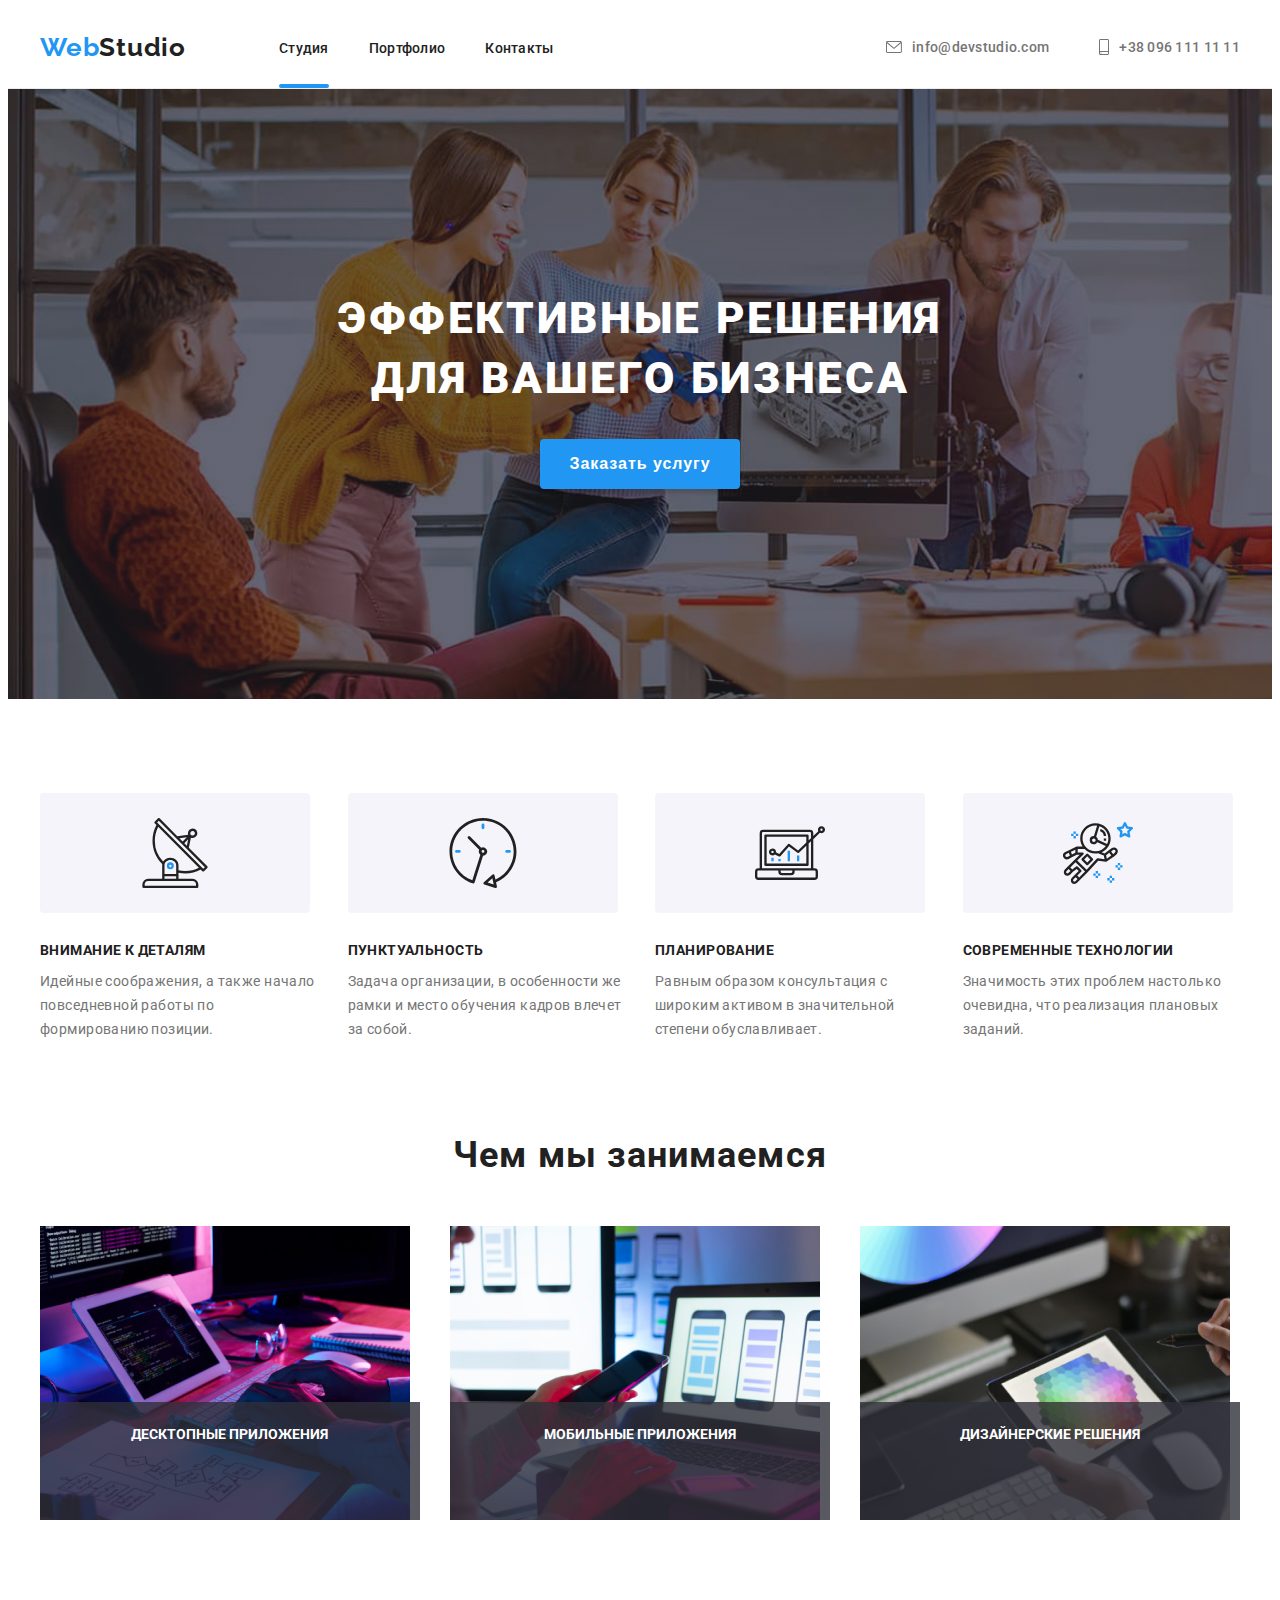
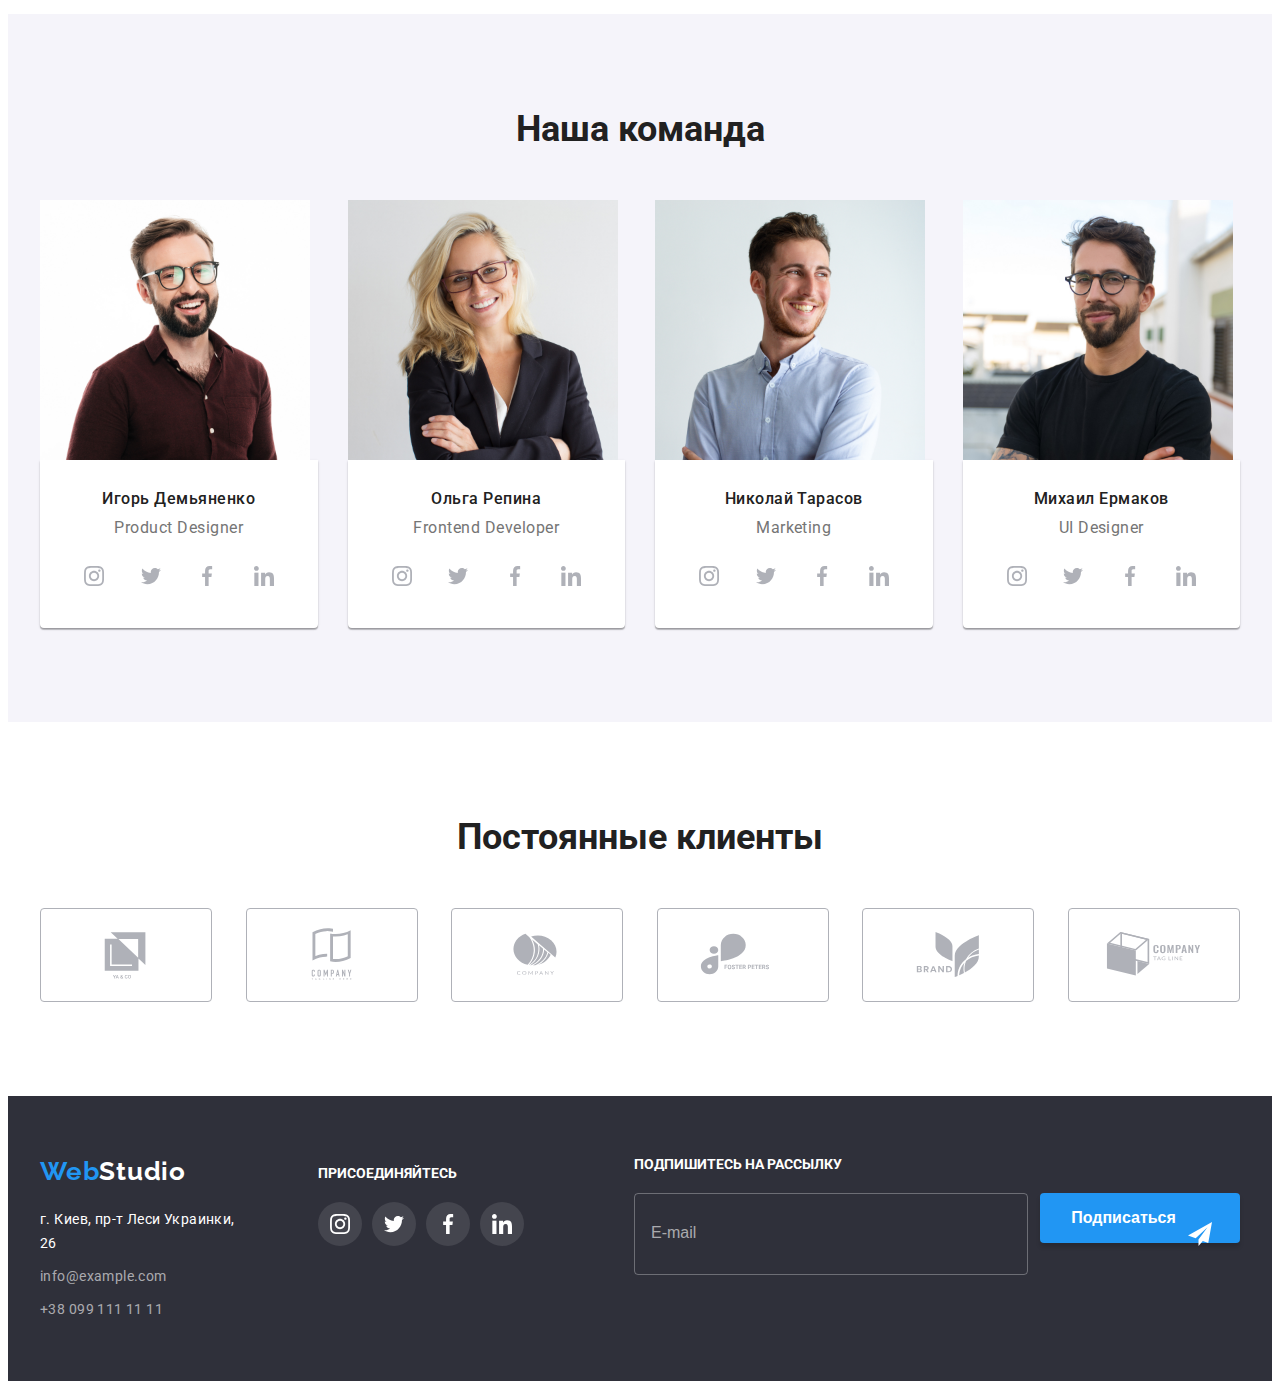
<file: index.html>
<!DOCTYPE html>
<html lang="ru">
<head>
    <meta charset="UTF-8">
    <meta http-equiv="X-UA-Compatible" content="IE=edge">
    <meta name="viewport" content="width=device-width, initial-scale=1.0">
    <title lang="en">WebStudio</title>
    <link rel="stylesheet" href="https://cdnjs.cloudflare.com/ajax/libs/modern-normalize/1.0.0/modern-normalize.min.css"
        integrity="sha512-ISS7cAi1PEhQ8jnbJpJZMd29NlhNj4AWYyLOSp2CE/CsHxTCu+r+t0D2yoJudVrd0/8fTVPUVDzY5Tvli75u/g=="
        crossorigin="anonymous" referrerpolicy="no-referrer" />
    <link rel="preconnect" href="https://fonts.gstatic.com">
    <link href="https://fonts.googleapis.com/css2?family=Raleway:wght@700&family=Roboto:wght@400;500;700;900&display=swap"
        rel="stylesheet">
    <link rel="stylesheet" href="./css/main.min.css">
    

</head>
<body>
    <!-- HEADER -->
    <header class="header">
        <div class="container header-container">
            <nav class="navigation">
                <a class="header__logo-link link" href="index.html" lang="en"><span class="logo-style">Web</span>Studio</a>
                <ul class="menu list">
                    <li class="menu__item">
                        <a class="menu__link link active" href="index.html">Студия</a>
                    </li>
                    <li class="menu__item">
                        <a class="menu__link link" href="portfolio.html">Портфолио</a>
                    </li>
                    <li class="menu__item">
                        <a class="menu__link link" href="">Контакты</a>
                    </li>
                </ul>
            </nav>
            <ul class="contact">
                <li class="contact__item list mail-icon">
                    <a class="contact__mail-link link" href="mailto:info@devstudio.com">
                        <svg class="contact__mail-icon">
                            <use href="./images/svg/symbol-defs-icon.svg#icon-envelope"></use>
                        </svg>
                        <p class="contat__abzac">info@devstudio.com</p>
                    </a>
                </li>
    
                <li class="contact__item list">
                    <a class="contact__tell-link link" href="tel:+380961111111">
                        <svg class="contact__tell-icon">
                            <use href="./images/svg/symbol-defs-icon.svg#icon-smartphone"></use>
                        </svg>
                        <p class="contact__abzac">+38 096 111 11 11</p>
                    </a>
                </li>
            </ul>
        </div>
    </header>
    <main>
        <!-- HERO -->
     <section class="hero">
            <h1 class="hero__title">Эффективные решения<br> для вашего бизнеса</h1>
            <button  class="modal__btn" type="button" data-modal-open>Заказать услугу</button>
    </section>
        <!-- WORK -->
     <section class="priorities section">
         <div class="container">
            <ul class="priorities-list">
                <li class="priorities-list__item list">
                    <div class="priorities-list__block">
                    <svg class="priorities-list__block-icon">
                        <use href="./images/svg/symbol-defs.svg#icon-antenna"></use>
                    </svg>
                    </div>
                    <h3 class="priorities-list__tittle">Внимание к деталям</h3>
                    <p class="priorities-list__tittle-description">Идейные соображения, а также начало повседневной работы по формированию позиции.</p>
                </li>
                <li class="priorities-list__item list">
                    <div class="priorities-list__block">
                    <svg class="priorities-list__block-icon">
                        <use href="./images/svg/symbol-defs.svg#icon-clock"></use>
                    </svg>
                    </div>
                    <h3 class="priorities-list__tittle">Пунктуальность</h3>
                    <p class="priorities-list__tittle-description">Задача организации, в особенности же рамки и место обучения кадров влечет за собой.</p>
                </li>
                <li class="priorities-list__item list">
                    <div class="priorities-list__block">
                    <svg class="priorities-list__block-icon">
                        <use href="./images/svg/symbol-defs.svg#icon-diagram"></use>
                    </svg>
                    </div>
                    <h3 class="priorities-list__tittle">Планирование</h3>
                    <p class="priorities-list__tittle-description">Равным образом консультация с широким активом в значительной степени обуславливает.</p>
                </li>
                <li class="priorities-list__item list">
                    <div class="priorities-list__block">
                    <svg class="priorities-list__block-icon">
                        <use href="./images/svg/symbol-defs.svg#icon-astronaut"></use>
                    </svg>
                    </div>
                    <h3 class="priorities-list__tittle">Современные технологии</h3>
                    <p class="priorities-list__tittle-description">Значимость этих проблем настолько очевидна, что реализация плановых заданий.</p>
                </li>
            </ul>
        </div>
     </section>
    <section class="priorities-work work-section">
        <div class="container">
            <h2 class="priorities-work-title">Чем мы занимаемся</h2>
            <ul class="priorities-work-list">

                <li class="priorities-work-list__item list"><img class="priorities-work-list-img" src="./images/our-work/img.jpg" alt="программист работает" width="370" height="294">
                    <p class="priorities-work-list__item-abzac">Десктопные приложения</p>
                </li>

                <li class="priorities-work-list__item list"><img class="priorities-work-list-img" src="./images/our-work/img2.jpg" alt="разработчик адаптирует сайт" width="370" height="294">
                <p class="priorities-work-list__item-abzac">Мобильные приложения</p>
                </li>
                <li class="priorities-work-list__item list"><img class="priorities-work-list-img" src="./images/our-work/img3.jpg" alt="дизайнер выбирает цвет" width="370" height="294">
                <p class="priorities-work-list__item-abzac">Дизайнерские решения</p>
                </li>
                
            </ul>
        </div> 
    </section>
        <!-- TEAM -->
    <section class="team section">
        <div class="container">
            <h2 class="team-title">Наша команда</h2>
            <ul class="team-list">
                <li class="team-list__item list">
                    <img class="team-list-item-img" src="./images/about-us/img.jpg" alt="Игорь Демьяненко Дизайнер продуктов" width="270" height="260">
                    <div class="team-list-convert">
                    <h3 class="team-list-convert__title">Игорь Демьяненко</h3>
                    <p class="team-list-convert__description">Product Designer</p>
                    <ul class="social-list list">
                        <li class="social-list__item">
                            <a href="https://www.instagram.com/?hl=ru" class="social-list__item-link link" target="_blank" rel="noopener noreferrer">
                            <svg class="social-list-icon">
                                <use href="./images/svg/symbol-defs-icon.svg#icon-instagram-2"></use>
                            </svg>
                        </a></li>

                        <li class="social-list__item">
                            <a href="https://twitter.com/?lang=ru" class="social-list__item-link link" target="_blank" rel="noopener noreferrer">
                                <svg class="social-list-icon">
                                    <use href="./images/svg/symbol-defs-icon.svg#icon-twitter-1"></use>
                                </svg>
                            </a>
                        </li>

                        <li class="social-list__item">
                            <a href="https://www.facebook.com/" class="social-list__item-link link" target="_blank" rel="noopener noreferrer">
                                <svg class="social-list-icon">
                                    <use href="./images/svg/symbol-defs-icon.svg#icon-facebook-1"></use>
                                </svg>
                            </a>
                        </li>

                        <li class="social-list__item">
                            <a href="https://www.linkedin.com/" class="social-list__item-link link" target="_blank" rel="noopener noreferrer">
                                <svg class="social-list-icon">
                                    <use href="./images/svg/symbol-defs-icon.svg#icon-linkedin-1"></use>
                                </svg>
                            </a>
                        </li>
                    </ul>
                    </div>
                </li>
                <li class="team-list__item list">
                    <img class="team-list-item-img" src="./images/about-us/img2.jpg" alt="Ольга Репина Фронтенд-разработчик" width="270" height="260">
                    <div class="team-list-convert">
                    <h3 class="team-list-convert__title">Ольга Репина</h3>
                    <p class="team-list-convert__description">Frontend Developer</p>
                    <ul class="social-list list">
                        <li class="social-list__item">
                            <a href="https://www.instagram.com/?hl=ru" class="social-list__item-link link" target="_blank" rel="noopener noreferrer">
                                <svg class="social-list-icon">
                                    <use href="./images/svg/symbol-defs-icon.svg#icon-instagram-2"></use>
                                </svg>
                            </a>
                        </li>
                    
                        <li class="social-list__item">
                            <a href="https://twitter.com/?lang=ru" class="social-list__item-link link" target="_blank" rel="noopener noreferrer">
                                <svg class="social-list-icon">
                                    <use href="./images/svg/symbol-defs-icon.svg#icon-twitter-1"></use>
                                </svg>
                            </a>
                        </li>
                    
                        <li class="social-list__item">
                            <a href="https://www.facebook.com/" class="social-list__item-link link" target="_blank" rel="noopener noreferrer">
                                <svg class="social-list-icon">
                                    <use href="./images/svg/symbol-defs-icon.svg#icon-facebook-1"></use>
                                </svg>
                            </a>
                        </li>
                    
                        <li class="social-list__item">
                            <a href="https://www.linkedin.com/" class="social-list__item-link link" target="_blank" rel="noopener noreferrer">
                                <svg class="social-list-icon">
                                    <use href="./images/svg/symbol-defs-icon.svg#icon-linkedin-1"></use>
                                </svg>
                            </a>
                        </li>
                    </ul>
                </div>
                </li>
                <li class="team-list__item list">
                    <img class="team-list-item-img" src="./images/about-us/img3.jpg" alt="Николай Тарасов Маркетинг" width="270" height="260">
                    <div class="team-list-convert">
                    <h3 class="team-list-convert__title">Николай Тарасов</h3>
                    <p class="team-list-convert__description">Marketing</p>
                    <ul class="social-list list">
                        <li class="social-list__item">
                            <a href="https://www.instagram.com/?hl=ru" class="social-list__item-link link" target="_blank" rel="noopener noreferrer">
                                <svg class="social-list-icon">
                                    <use href="./images/svg/symbol-defs-icon.svg#icon-instagram-2"></use>
                                </svg>
                            </a>
                        </li>
                    
                        <li class="social-list__item">
                            <a href="https://twitter.com/?lang=ru" class="social-list__item-link link" target="_blank" rel="noopener noreferrer">
                                <svg class="social-list-icon">
                                    <use href="./images/svg/symbol-defs-icon.svg#icon-twitter-1"></use>
                                </svg>
                            </a>
                        </li>
                    
                        <li class="social-list__item">
                            <a href="https://www.facebook.com/" class="social-list__item-link link" target="_blank" rel="noopener noreferrer">
                                <svg class="social-list-icon">
                                    <use href="./images/svg/symbol-defs-icon.svg#icon-facebook-1"></use>
                                </svg>
                            </a>
                        </li>
                    
                        <li class="social-list__item">
                            <a href="https://www.linkedin.com/" class="social-list__item-link link" target="_blank" rel="noopener noreferrer">
                                <svg class="social-list-icon">
                                    <use href="./images/svg/symbol-defs-icon.svg#icon-linkedin-1"></use>
                                </svg>
                            </a>
                        </li>
                    </ul>
                    </div>
                </li>
                <li class="team-list__item list">
                    <img class="team-list-item-img" src="./images/about-us/img4.jpg" alt="Михаил Ермаков дизайнер интерфейсов" width="270" height="260">
                    <div class="team-list-convert">
                    <h3 class="team-list-convert__title">Михаил Ермаков</h3>
                    <p class="team-list-convert__description">UI Designer</p>
                    <ul class="social-list list">
                        <li class="social-list__item">
                            <a href="https://www.instagram.com/?hl=ru" class="social-list__item-link link" target="_blank" rel="noopener noreferrer">
                                <svg class="social-list-icon">
                                    <use href="./images/svg/symbol-defs-icon.svg#icon-instagram-2"></use>
                                </svg>
                            </a>
                        </li>
                    
                        <li class="social-list__item">
                            <a href="https://twitter.com/?lang=ru" class="social-list__item-link link" target="_blank" rel="noopener noreferrer">
                                <svg class="social-list-icon">
                                    <use href="./images/svg/symbol-defs-icon.svg#icon-twitter-1"></use>
                                </svg>
                            </a>
                        </li>
                    
                        <li class="social-list__item" target="_blank" rel="noopener noreferrer">
                            <a href="https://www.facebook.com/" class="social-list__item-link link">
                                <svg class="social-list-icon">
                                    <use href="./images/svg/symbol-defs-icon.svg#icon-facebook-1"></use>
                                </svg>
                            </a>
                        </li>
                    
                        <li class="social-list__item">
                            <a href="https://www.linkedin.com/" class="social-list__item-link link" target="_blank" rel="noopener noreferrer">
                                <svg class="social-list-icon">
                                    <use href="./images/svg/symbol-defs-icon.svg#icon-linkedin-1"></use>
                                </svg>
                            </a>
                        </li>
                    </ul>
                    </div>
                </li>
            </ul>
        </div>
    </section>
    <section class="clients section">
        <div class="container">
            <h2 class="clients-title">Постоянные клиенты</h2>
            <ul class="clients-list list">
                <li class="clients-list__item">
                    <a href="#" class="clients-list__item-link" target="_blank" rel="noopener noreferrer">
                        <svg class="clients-list-item-icon">
                            <use  href="./images/svg/clients-icon.svg#icon-logo"></use>
                        </svg>
                    </a>
                </li>

                <li class="clients-list__item">
                    <a href="#" class="clients-list__item-link" target="_blank" rel="noopener noreferrer">
                        <svg class="clients-list-item-icon">
                            <use href="./images/svg/clients-icon.svg#icon-logo-1"></use>
                        </svg>
                    </a>
                </li>
                <li class="clients-list__item">
                    <a href="#" class="clients-list__item-link" target="_blank" rel="noopener noreferrer">
                        <svg class="clients-list-item-icon">
                            <use href="./images/svg/clients-icon.svg#icon-logo-2"></use>
                        </svg>
                    </a>
                </li>
                <li class="clients-list__item">
                    <a href="#" class="clients-list__item-link" target="_blank" rel="noopener noreferrer">
                        <svg class="clients-list-item-icon">
                            <use href="./images/svg/clients-icon.svg#icon-logo-3"></use>
                        </svg>
                    </a>
                </li>
                <li class="clients-list__item">
                    <a href="#" class="clients-list__item-link" target="_blank" rel="noopener noreferrer">
                        <svg class="clients-list-item-icon">
                            <use href="./images/svg/clients-icon.svg#icon-logo-4"></use>
                        </svg>
                    </a>
                </li>
                <li class="clients-list__item">
                    <a href="#" class="clients-list__item-link" target="_blank" rel="noopener noreferrer">
                        <svg class="clients-list-item-icon">
                            <use href="./images/svg/clients-icon.svg#icon-logo-5"></use>
                        </svg>
                    </a>
                </li>
            </ul>
        </div>
    </section>    
     </main>
        <!-- FOOTER -->
     <footer class="footer">
        <div class="container footer-container">
            <div class="footer-container-left">
                <a class="footer__logo-link" href="index.html" lang="en"><span class="logo-style">Web</span>Studio</a>
                <address class="address">
                    <ul class="address-list">
                        <li class="address-list__item">
                            <a class="address-list__item-link address-style" href="https://goo.gl/maps/DZCTeNVSfBFWCHA46" target="_blank" rel="noopener noreferrer">г. Киев, пр-т Леси Украинки, 26</a></li>
                        <li class="address-list__item">
                            <a class="address-list__item-link" href="mailto:info@example.com">info@example.com</a>
                         </li>
                        <li class="address-list__item">
                            <a class="address-list__item-link" href="tel:+380991111111">+38 099 111 11 11</a>
                         </li>
                    </ul>
                </address>
            </div>
            <div class="footer-container-right">
                <h2 class="footer-container-righ-title">присоединяйтесь</h2>
                <ul class="social-list list">
                    <li class="social-list__item footer-social-list-item">
                        <a href="https://www.instagram.com/?hl=ru" class="social-list__item-link link footer-social-link" target="_blank" rel="noopener noreferrer">
                          <svg class="social-list-icon footer-social-list-icon">
                               <use href="./images/svg/symbol-defs-icon.svg#icon-instagram-2"></use>
                            </svg>
                        </a>
                    </li>
            
                    <li class="social-list__item footer-social-list-item">
                        <a href="https://twitter.com/?lang=ru" class="social-list__item-link link footer-social-link" target="_blank" rel="noopener noreferrer">
                         <svg class="social-list-icon footer-social-list-icon">
                                <use href="./images/svg/symbol-defs-icon.svg#icon-twitter-1"></use>
                            </svg>
                        </a>
                    </li>
            
                    <li class="social-list__item footer-social-list-item">
                        <a href="https://www.facebook.com/" class="social-list__item-link link footer-social-link" target="_blank" rel="noopener noreferrer">
                            <svg class="social-list-icon footer-social-list-icon">
                               <use href="./images/svg/symbol-defs-icon.svg#icon-facebook-1"></use>
                         </svg>
                        </a>
                    </li>
            
                    <li class="social-list__item footer-social-list-item">
                        <a href="https://www.linkedin.com/" class="social-list__item-link link footer-social-link" target="_blank" rel="noopener noreferrer">
                            <svg class="social-list-icon footer-social-list-icon">
                                <use href="./images/svg/symbol-defs-icon.svg#icon-linkedin-1"></use>
                            </svg>
                        </a>
                    </li>
                </ul>
            </div>
            <div class="footer-input">
                <h3 class="footer-input-tittle">Подпишитесь на рассылку</h3>
                <ul class="footer-input-list list">
                    <li class="footer-input-list__item">
                        <input  class="footer-input-email-subscribe" name="email-subscribe" type="email" placeholder="E-mail">
                    </li>
                    <li class="footer-input-list__item">
                        <button type="submit" class="footer-input-list-item-btn">Подписаться</button>
                    </li>
                </ul>
            </div>
        </div>
    </footer>

            <div class="backdrop is-hidden" data-modal>
                <div class="modal">
                    <button type="button" class="modal-close-btn" data-modal-close>
                        <svg class="modal-close-btn-icon">
                            <use  href="./images/svg/symbol-defs-icon.svg#icon-vector"></use>
                        </svg>
                    </button>
                    <form action="#" class="modal-form">
                        <p class="modal-form-head">Оставьте свои данные, мы вам перезвоним</p>
                        <label class="modal-form-field">
                            Имя
                            <span class="modal-form-input-wrapper">
                            <input type="text" class="modal-form-input" name="user-name" minlength="2" required>
                            <svg class="modal-form-input-icon">
                                <use href="./images/svg/symbol-defs-icon.svg#icon-user"></use>
                            </svg>
                        </span>
                        </label>
                        <label class="modal-form-field">
                            Телефон
                            <span class="modal-form-input-wrapper">
                            <input type="tell" class="modal-form-input" name="user-phone" required pattern="[0-9](3)-[0-9](3)-[0-9](2)-[0-9](2)" title="096-111-11-11">
                            <svg class="modal-form-input-icon">
                                <use href="./images/svg/symbol-defs-icon.svg#icon-phone"></use>
                            </svg>
                        </span>
                        </label>
                        <label class="modal-form-field">
                            Почта
                            <span class="modal-form-input-wrapper">
                            <input type="email" class="modal-form-input" name="user-email" required>
                            <svg class="modal-form-input-icon">
                                <use href="./images/svg/symbol-defs-icon.svg#icon-message"></use>
                            </svg>
                        </span>
                        </label>
                        <label class="modal-form-field">
                            Комментарий
                            <textarea name="user-message" class="modal-form-message" placeholder="Введите текст"></textarea>
                        </label>
                        <input type="checkbox" name="user-policy" class="modal-form-checkbox visually-hidden-checkbox" id="checkbox-policy" required>
                        <label for="checkbox-policy" class="modal-form-checkbox-policy">Соглашаюсь с рассылкой и принимаю <a class="modal-form-policy-link" href="#">Условия договора</a></label>
                        <button type="submit" class="modal-form-btn">Отправить</button>
                    </form>
                </div>
            </div>
             <script src="./js/modal.js"></script> 
</body>
</html>
</file>
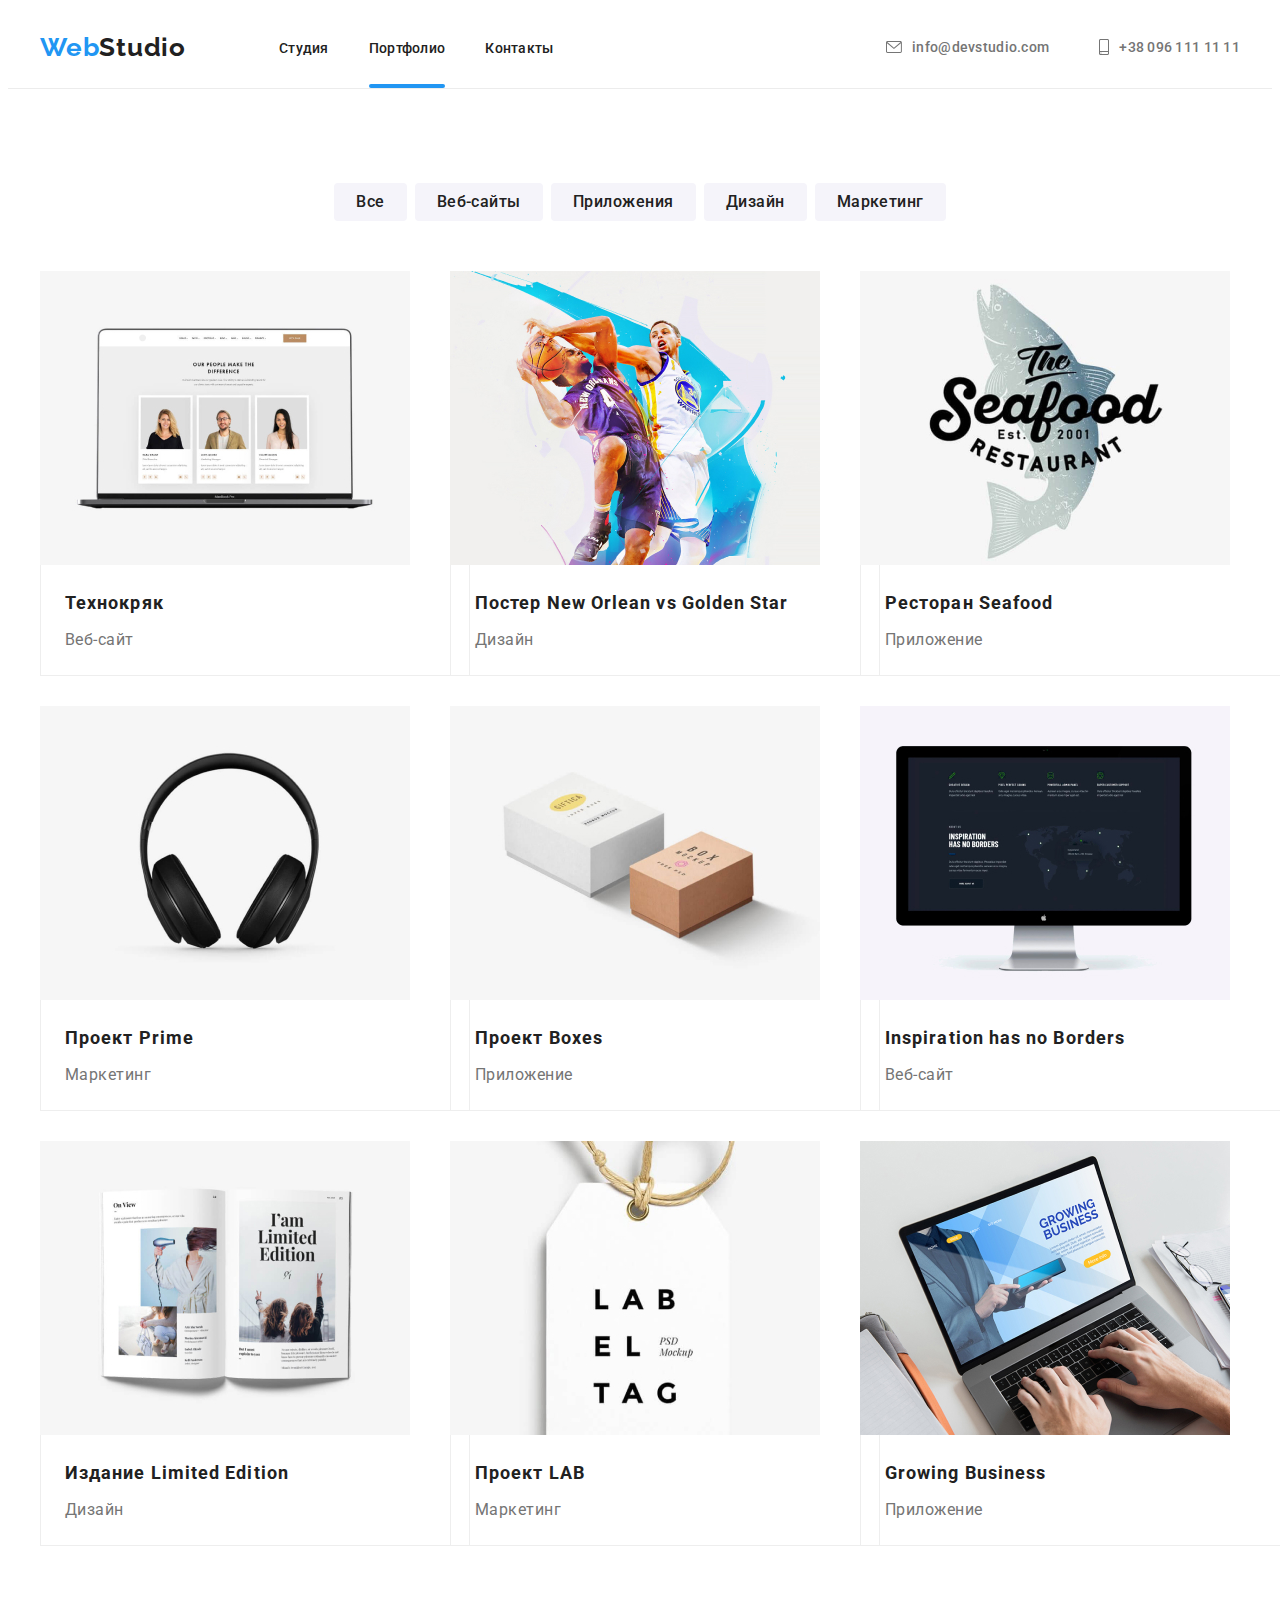
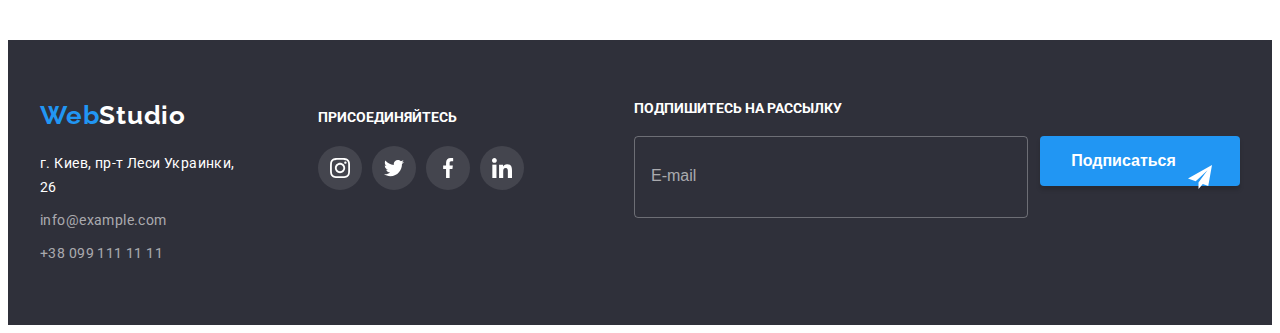
<file: portfolio.html>
<!DOCTYPE html>
<html lang="ru">
<head>
    <meta charset="UTF-8">
    <meta http-equiv="X-UA-Compatible" content="IE=edge">
    <meta name="viewport" content="width=device-width, initial-scale=1.0">
    <title lang="en">WebStudio</title>
    <link rel="stylesheet" href="https://cdnjs.cloudflare.com/ajax/libs/modern-normalize/1.0.0/modern-normalize.min.css"
        integrity="sha512-ISS7cAi1PEhQ8jnbJpJZMd29NlhNj4AWYyLOSp2CE/CsHxTCu+r+t0D2yoJudVrd0/8fTVPUVDzY5Tvli75u/g=="
        crossorigin="anonymous" referrerpolicy="no-referrer" />
    <link rel="preconnect" href="https://fonts.gstatic.com">
    <link
        href="https://fonts.googleapis.com/css2?family=Raleway:wght@700&family=Roboto:wght@400;500;700;900&display=swap"
        rel="stylesheet">
    <link rel="stylesheet" href="./css/main.min.css">

</head>

<body>
    <!-- HEADER -->
    <header class="header">
        <div class="container header-container">
            <nav class="navigation">
                <a class="header__logo-link link" href="index.html" lang="en"><span class="logo-style">Web</span>Studio</a>
                <ul class="menu list">
                    <li class="menu__item">
                        <a class="menu__link link" href="index.html">Студия</a>
                    </li>
                    <li class="menu__item">
                        <a class="menu__link link  active" href="portfolio.html">Портфолио</a>
                    </li>
                    <li class="menu__item">
                        <a class="menu__link link" href="">Контакты</a>
                    </li>
                </ul>
            </nav>
            <ul class="contact">
                <li class="contact__item list mail-icon">
                    <a class="contact__mail-link link" href="mailto:info@devstudio.com">
                        <svg class="contact__mail-icon">
                            <use href="./images/svg/symbol-defs-icon.svg#icon-envelope"></use>
                        </svg>
                        <p class="contat__abzac">info@devstudio.com</p>
                    </a>
                </li>
    
                <li class="contact__item list">
                    <a class="contact__tell-link link" href="tel:+380961111111">
                        <svg class="contact__tell-icon">
                            <use href="./images/svg/symbol-defs-icon.svg#icon-smartphone"></use>
                        </svg>
                        <p class="contact__abzac">+38 096 111 11 11</p>
                    </a>
                </li>
            </ul>
        </div>
    </header>
    <main>
        <section class="portfolio section">
            <div class="container">
             <h1 class="portfolio-title visually-hidden">portfolio</h1>
                 
             <ul class="portfolio-list">
                 <li class="portfolio-list__item"><button class="portfolio-list__item-btn" type="button">Все</button></li>
                 <li class="portfolio-list__item"><button class="portfolio-list__item-btn" type="button">Веб-сайты</button></li>
                 <li class="portfolio-list__item"><button class="portfolio-list__item-btn" type="button">Приложения</button></li>
                 <li class="portfolio-list__item"><button class="portfolio-list__item-btn" type="button">Дизайн</button></li>
                 <li class="portfolio-list__item"><button class="portfolio-list__item-btn" type="button">Маркетинг</button></li>
             </ul>
             
             <ul class="portfolio-listwork">
                <li class="portfolio-listwork__item">
                    <a class="portfolio-listwork__item-link" href="#" target="_blank" rel="noopener noreferrer">
                        <div class="portfolio-wrapper">
                        <img class="portfolio-wrapper__img" src="./images/portfolio/page-1.jpg" alt="Изображение ноутбука" width="370" height="294">
                        <p class="overlay">Технокряк это современная площадка распространения коронавируса. Компании используют эту платформу
                            для цифрового шпионажа и атак на защищённые сервера конкурентов.
                        </p>
                        </div>
                        <div class="portfolio-listwork__convert">
                        <h2 class="portfolio-listwork__convert-title">Технокряк</h2>
                        <p class="portfolio-listwork__convert-description">Веб-сайт</p>
                        </div>
                    </a>
                </li>

                <li class="portfolio-listwork__item">
                        <a class="portfolio-listwork__item-link" href="#" target="_blank" rel="noopener noreferrer">
                            <div class="portfolio-wrapper">
                                <img class="portfolio-wrapper__img" src="./images/portfolio/page-2.jpg" alt="Два игрока играют в баскетбол"
                                    width="370" height="294">
                                <p class="overlay">Технокряк это современная площадка распространения коронавируса. Компании используют эту
                                    платформу
                                    для цифрового шпионажа и атак на защищённые сервера конкурентов.
                                </p>
                            </div>
                            <div class="portfolio-listwork__convert">
                                <h2 class="portfolio-listwork__convert-title">Постер New Orlean vs Golden Star</h2>
                                <p class="portfolio-listwork__convert-description">Дизайн</p>
                            </div>
                        </a>
                </li>

                <li class="portfolio-listwork__item">
                    <a class="portfolio-listwork__item-link" href="#" target="_blank" rel="noopener noreferrer">
                        <div class="portfolio-wrapper">
                        <img class="portfolio-wrapper__img" src="./images/portfolio/page-3.jpg" alt="изобрадение торговой марки" width="370" height="294">
                        <p class="overlay">Технокряк это современная площадка распространения коронавируса. Компании используют эту платформу
                            для цифрового шпионажа и атак на защищённые сервера конкурентов.
                        </p>
                        </div>
                        <div class="portfolio-listwork__convert">
                        <h2 class="portfolio-listwork__convert-title">Ресторан Seafood</h2>
                        <p class="portfolio-listwork__convert-description">Приложение</p>
                        </div>
                    </a>
                </li>

                <li class="portfolio-listwork__item">
                    <a class="portfolio-listwork__item-link" href="#" target="_blank" rel="noopener noreferrer">
                        <div class="portfolio-wrapper">
                        <img class="portfolio-wrapper__img" src="./images/portfolio/page-4.jpg" alt="изображение наушников" width="370" height="294">
                        <p class="overlay">Технокряк это современная площадка распространения коронавируса. Компании используют эту платформу
                            для цифрового шпионажа и атак на защищённые сервера конкурентов.
                        </p>
                        </div>
                        <div class="portfolio-listwork__convert">
                        <h2 class="portfolio-listwork__convert-title">Проект Prime</h2>
                        <p class="portfolio-listwork__convert-description">Маркетинг</p>
                        </div>
                    </a>
                </li>

                <li class="portfolio-listwork__item">
                    <a class="portfolio-listwork__item-link" href="#" target="_blank" rel="noopener noreferrer">
                        <div class="portfolio-wrapper">
                        <img class="portfolio-wrapper__img" src="./images/portfolio/page-5.jpg" alt="изображение двух коробок" width="370" height="294">
                        <p class="overlay">Технокряк это современная площадка распространения коронавируса. Компании используют эту платформу
                            для цифрового шпионажа и атак на защищённые сервера конкурентов.
                        </p>
                        </div>
                        <div class="portfolio-listwork__convert">
                        <h2 class="portfolio-listwork__convert-title">Проект Boxes</h2>
                        <p class="portfolio-listwork__convert-description">Приложение</p>
                        </div>
                    </a>
                </li>

                <li class="portfolio-listwork__item">
                    <a class="portfolio-listwork__item-link" href="#" target="_blank" rel="noopener noreferrer">
                        <div class="portfolio-wrapper">
                        <img class="portfolio-wrapper__img" src="./images/portfolio/page-6.jpg" alt="изображение настольного компьютера" width="370" height="294">
                        <p class="overlay">Технокряк это современная площадка распространения коронавируса. Компании используют эту платформу
                            для цифрового шпионажа и атак на защищённые сервера конкурентов.
                        </p>
                        </div>
                        <div class="portfolio-listwork__convert">
                        <h2 class="portfolio-listwork__convert-title">Inspiration has no Borders</h2>
                        <p class="portfolio-listwork__convert-description">Веб-сайт</p>
                        </div>
                    </a>
                </li>

                <li class="portfolio-listwork__item">
                    <a class="portfolio-listwork__item-link" href="#" target="_blank" rel="noopener noreferrer">
                        <div class="portfolio-wrapper">
                        <img class="portfolio-wrapper__img" src="./images/portfolio/page-7.jpg" alt="изображение журанала" width="370" height="294">
                        <p class="overlay">Технокряк это современная площадка распространения коронавируса. Компании используют эту платформу
                            для цифрового шпионажа и атак на защищённые сервера конкурентов.
                        </p>
                        </div>
                        <div class="portfolio-listwork__convert">
                        <h2 class="portfolio-listwork__convert-title">Издание Limited Edition</h2>
                        <p class="portfolio-listwork__convert-description">Дизайн</p>
                        </div>
                    </a>
                </li>

                <li class="portfolio-listwork__item">
                    <a class="portfolio-listwork__item-link" href="#" target="_blank" rel="noopener noreferrer">
                        <div class="portfolio-wrapper">
                        <img class="portfolio-wrapper__img" src="./images/portfolio/page-8.jpg" alt="изображение бейджика" width="370" height="294">
                        <p class="overlay">Технокряк это современная площадка распространения коронавируса. Компании используют эту платформу
                            для цифрового шпионажа и атак на защищённые сервера конкурентов.
                        </p>
                        </div>
                        <div class="portfolio-listwork__convert">
                        <h2 class="portfolio-listwork__convert-title">Проект LAB</h2>
                        <p class="portfolio-listwork__convert-description">Маркетинг</p>
                        </div>
                    </a>
                </li>

                <li class="portfolio-listwork__item">
                    <a class="portfolio-listwork__item-link" href="#" target="_blank" rel="noopener noreferrer">
                        <div class="portfolio-wrapper">
                        <img class="portfolio-wrapper__img" src="./images/portfolio/page-9.jpg" alt="изображение челокера работающего за ноутбуком" width="370" height="294">
                        <p class="overlay">Технокряк это современная площадка распространения коронавируса. Компании используют эту платформу
                            для цифрового шпионажа и атак на защищённые сервера конкурентов.
                        </p>
                        </div>
                        <div class="portfolio-listwork__convert">
                        <h2 class="portfolio-listwork__convert-title">Growing Business</h2>
                        <p class="portfolio-listwork__convert-description">Приложение</p>
                        </div>
                    </a>
                </li>
             </ul>
            </div>
        </section>
    </main>
    <!-- FOOTER -->
<footer class="footer">
    <div class="container footer-container">
        <div class="footer-container-left">
            <a class="footer__logo-link" href="index.html" lang="en"><span class="logo-style">Web</span>Studio</a>
            <address class="address">
                <ul class="address-list">
                    <li class="address-list__item">
                        <a class="address-list__item-link address-style" href="https://goo.gl/maps/DZCTeNVSfBFWCHA46"
                            target="_blank" rel="noopener noreferrer">г. Киев, пр-т Леси Украинки, 26</a>
                    </li>
                    <li class="address-list__item">
                        <a class="address-list__item-link" href="mailto:info@example.com">info@example.com</a>
                    </li>
                    <li class="address-list__item">
                        <a class="address-list__item-link" href="tel:+380991111111">+38 099 111 11 11</a>
                    </li>
                </ul>
            </address>
        </div>
        <div class="footer-container-right">
            <h2 class="footer-container-righ-title">присоединяйтесь</h2>
            <ul class="social-list list">
                <li class="social-list__item footer-social-list-item">
                    <a href="https://www.instagram.com/?hl=ru" class="social-list__item-link link footer-social-link"
                        target="_blank" rel="noopener noreferrer">
                        <svg class="social-list-icon footer-social-list-icon">
                            <use href="./images/svg/symbol-defs-icon.svg#icon-instagram-2"></use>
                        </svg>
                    </a>
                </li>

                <li class="social-list__item footer-social-list-item">
                    <a href="https://twitter.com/?lang=ru" class="social-list__item-link link footer-social-link"
                        target="_blank" rel="noopener noreferrer">
                        <svg class="social-list-icon footer-social-list-icon">
                            <use href="./images/svg/symbol-defs-icon.svg#icon-twitter-1"></use>
                        </svg>
                    </a>
                </li>

                <li class="social-list__item footer-social-list-item">
                    <a href="https://www.facebook.com/" class="social-list__item-link link footer-social-link"
                        target="_blank" rel="noopener noreferrer">
                        <svg class="social-list-icon footer-social-list-icon">
                            <use href="./images/svg/symbol-defs-icon.svg#icon-facebook-1"></use>
                        </svg>
                    </a>
                </li>

                <li class="social-list__item footer-social-list-item">
                    <a href="https://www.linkedin.com/" class="social-list__item-link link footer-social-link"
                        target="_blank" rel="noopener noreferrer">
                        <svg class="social-list-icon footer-social-list-icon">
                            <use href="./images/svg/symbol-defs-icon.svg#icon-linkedin-1"></use>
                        </svg>
                    </a>
                </li>
            </ul>
        </div>
        <div class="footer-input">
            <h3 class="footer-input-tittle">Подпишитесь на рассылку</h3>
            <ul class="footer-input-list list">
                <li class="footer-input-list__item">
                    <input class="footer-input-email-subscribe" name="email-subscribe" type="email"
                        placeholder="E-mail">
                </li>
                <li class="footer-input-list__item">
                    <button type="submit" class="footer-input-list-item-btn">Подписаться</button>
                </li>
            </ul>
        </div>
    </div>
</footer>
        </div>
    </footer>
</body>
</html>
</file>
<file: css/main.min.css>
:root{--accent-hover-color: #2196f3;--main-color-font: #212121;--description-color: #757575;--white-font: #ffffff;--timing-function: cubic-bezier(0.4, 0, 0.2, 1)}h1,h2,h3,h4,h5,h6,p{margin-top:0;margin-bottom:0}ul,ol{margin-top:0;margin-bottom:0;padding-left:0}img{display:block}.list{list-style:none}.link{text-decoration:none}body{font-family:'Roboto', sans-serif;color:var(--main-color-font)}.overlay{position:absolute;color:#ffffff;padding:63px 24px;background:rgba(33,150,243,0.9);top:0;left:0;width:100%;height:100%;font-size:18px;line-height:1.55;overflow:auto;transform:translateY(100%);transition:transform 250ms linear}.section{padding:94px 0 94px 0}.work-section{padding:0 0 94px 0}.container{width:1200px;margin-left:auto;margin-right:auto;padding-right:15px;padding-left:15px}.header-container{display:flex;align-items:center}.footer-container{display:flex}.visually-hidden{position:absolute;width:1px;height:1px;margin:-1px;border:0;padding:0;white-space:nowrap;clip-path:inset(100%);clip:rect(0 0 0 0);overflow:hidden}.visually-hidden-checkbox{position:absolute !important;clip:rect(1px 1px 1px 1px);clip:rect(1px, 1px, 1px, 1px);padding:0 !important;bottom:0 !important;height:1px !important;width:1px !important;overflow:hidden}.modal__btn{font-weight:700;font-size:16px;line-height:1.87;letter-spacing:0.06em;color:var(--white-font);cursor:pointer;border-radius:4px;border:none;background:#2196f3;box-shadow:0px 4px 4px rgba(0,0,0,0.15);width:200px;height:50px;margin-top:30px;margin-left:auto;margin-right:auto;display:block}.social-list{display:flex;justify-content:space-between;margin-top:16px}.footer-container-right .social-list{margin-top:20px}.social-list__item-link{height:44px;width:44px;border-radius:50%;display:flex;align-items:center;justify-content:center;transition:background-color 250ms cubic-bezier(0.4, 0, 0.2, 1)}.social-list__item-link:hover,.social-list__item-link:focus{background-color:#2196f3}.social-list-icon{width:20px;height:20px;transition:fill 250ms cubic-bezier(0.4, 0, 0.2, 1)}.social-list__item-link .social-list-icon{fill:#afb1b8}.social-list__item-link:hover .social-list-icon,.social-list__item-link:focus .social-list-icon{fill:#fff}.footer-social-list-item{border-radius:50%;background:rgba(255,255,255,0.1);margin-right:10px}.footer-social-list__item:last-child{margin-right:0}.social-list__item-link .footer-social-list-icon{width:20px;height:20px;fill:#ffffff}.backdrop{position:fixed;width:100vw;height:100vh;left:0;top:0;background-color:rgba(0,0,0,0.2);z-index:100;transition:opacity 250ms cubic-bezier(0.4, 0, 0.2, 1)}.is-hidden{opacity:0;visibility:hidden;pointer-events:none}.modal-form-policy-link{font-size:14px;color:var(--accent-hover-color);line-height:1.71;font-weight:400}.modal-form-head{font-weight:700;text-align:center;font-size:20px;line-height:1.17;margin-bottom:10px;letter-spacing:0.03em}.modal-form{display:flex;flex-direction:column}.modal-form-input{width:100%;height:40px;border:1px solid rgba(33,33,33,0.2);border-radius:4px;padding-left:42px;transition:fill 250ms cubic-bezier(0.4, 0, 0.2, 1);transition:border-color 250ms cubic-bezier(0.4, 0, 0.2, 1)}.modal-form-input:focus{border-color:var(--accent-hover-color);outline:none}.modal-form-input:focus+.modal-form-input-icon{fill:var(--accent-hover-color)}.modal-form-input-icon{position:absolute;display:block;fill:var(--main-color-font);width:12px;height:12px;top:50%;left:15px;transform:translateY(-50%)}.modal-form-input:focus .modal-form-input-icon{fill:var(--accent-hover-color)}.modal-form-field:not(:last-child){margin-bottom:10px;font-size:12px;line-height:1.16;color:#757575}.modal-form-field:nth-of-type(4){margin-bottom:20px}.modal-form-message:focus{border-color:var(--accent-hover-color);outline:none}.modal-form-checkbox{display:inline-block;transition:border-color 250ms cubic-bezier(0.4, 0, 0.2, 1)}.modal-form-checkbox-policy{display:inline-block;font-size:14px;line-height:1.71;margin-left:auto;margin-right:auto}.modal-form-checkbox-policy::before{display:inline-block;vertical-align:middle;content:'';width:16px;height:15px;border:2px solid #212121;border-radius:2px;cursor:pointer;margin-right:8px}.modal-form-checkbox:checked .modal-form-checkbox-policy::before{background-image:url("../images/svg/icon-check.svg");border-color:var(--accent-hover-color);background-color:var(--accent-hover-color);background-size:contain;background-repeat:no-repeat}.modal-form-checkbox:focus .modal-form-checkbox-policy::before{border-color:blue}.modal-form-message{width:100%;height:120px;border:1px solid rgba(33,33,33,0.2);border-radius:4px;margin-top:4px;resize:none;padding:12px 16px 12px 16px;transition:border-color 250ms cubic-bezier(0.4, 0, 0.2, 1)}.modal-form-message::placeholder{color:rgba(117,117,117,0.5)}.modal-form-input-icon:nth-child(2){width:13px;height:13px}.modal-form-input-wrapper{position:relative;display:block;margin-top:6px}.modal-form-input-icon:nth-child(3){width:15px;height:12px}.modal-form-btn{display:block;font-family:'Roboto', sans-serif;font-weight:700;font-size:16px;line-height:1.87;color:#ffffff;padding:10px 55px 10px 55px;border-radius:4px;border:none;background-color:#2196f3;cursor:pointer;align-self:center;margin-top:27px;box-shadow:0px 4px 4px rgba(0,0,0,0.15);width:200px}.modal{position:absolute;top:50%;left:50%;transform:translate(-50%, -50%);min-height:581px;width:528px;background-color:#fff;padding:40px}.modal-close-btn{position:absolute;top:8px;right:8px;height:30px;width:30px;background-color:transparent;border:1px solid rgba(0,0,0,0.1);cursor:pointer;border-radius:50%;padding:0;transition:fill 250ms cubic-bezier(0.4, 0, 0.2, 1)}.modal-close-btn:hover{fill:var(--accent-hover-color)}.modal-close-btn-icon{height:11px;width:11px}.clients-title{font-size:36px;text-align:center;line-height:1.17}.clients-list__item-link{width:170px;height:92px;border-radius:4px;border:1px solid #afb1b8;display:flex;align-items:center;justify-content:center;transition:border 250ms cubic-bezier(0.4, 0, 0.2, 1)}.clients-list__item-link:hover,.clients-list__item-link:focus{border:1px solid #2196f3;cursor:pointer}.clients-list-item-icon{width:106px;height:60px;fill:#afb1b8;transition:fill 250ms cubic-bezier(0.4, 0, 0.2, 1)}.clients-list__item-link:hover .clients-list-item-icon,.clients-list__item-link:focus .clients-list-item-icon{fill:#2196f3}.clients-list{display:flex;justify-content:space-between;margin-top:50px}.clients-list__item{display:flex}.footer-input-tittle{font-size:14px;color:#ffffff;line-height:1.17;font-weight:700;text-transform:uppercase;margin-bottom:20px}.footer-input-email-subscribe{background-color:transparent;color:#ffffff;border:1px solid rgba(255,255,255,0.3);border-radius:4px;width:360px;height:50px;padding:15px 16px;transition:border 250ms cubic-bezier(0.4, 0, 0.2, 1)}.footer-input-email-subscribe::placeholder{color:rgba(255,255,255,0.6);font-size:16px;line-height:1.25}.footer-input-email-subscribe:focus{border:1px solid var(--accent-hover-color);outline:none}.footer-input-list-item-btn{color:#fff;background-color:var(--accent-hover-color);box-shadow:0px 4px 4px rgba(0,0,0,0.15);font-size:16px;line-height:1.87;font-weight:700;padding:10px 62px 10px 29px;border-radius:4px;height:50px;width:200px;border:none;transition:background-color 250ms cubic-bezier(0.4, 0, 0.2, 1)}.footer-input-list-item-btn::before{position:absolute;content:'';height:24px;width:24px;background-image:url("../images/svg/icon-send.svg");background-repeat:no-repeat;background-size:cover;top:50%;right:28px;transform:translateY(-50%)}.footer-input-list-item-btn:hover{cursor:pointer;background-color:rgba(29,149,204,0.8)}.footer-input-list__item{position:relative}.footer-input-list__item:not(:last-child){margin-right:12px}.footer-input-string{padding:10px 0 10px 0}.footer{background-color:#2f303a;padding:60px 0 60px 0}.footer-container-right{padding:10px 0 40px 0;margin-right:100px}.footer-container-righ-title{font-size:14px;text-transform:uppercase;line-height:1.14;color:#ffffff}.footer-container-left{margin-right:70px}.footer__logo-link{font-family:'Raleway', sans-serif;font-weight:700;font-size:26px;line-height:1.19;letter-spacing:0.03em;color:var(--white-font);text-decoration:none}.footer-input-list{display:flex}.address-list__item-link{font-family:Roboto;font-weight:400;font-size:14px;line-height:24px;letter-spacing:0.03em;color:rgba(255,255,255,0.6);font-style:normal;text-decoration:none}.address-style{color:var(--white-font)}.address-list__item{list-style:none;margin-top:9px}.address-list__item:first-child{margin-top:20px}.header{padding-top:24px;padding-bottom:25px;border-bottom:1px solid #ececec}.menu,.contact{display:flex}.header__logo-link{font-family:'Raleway', sans-serif;font-weight:700;font-size:26px;line-height:1.19;letter-spacing:0.03em;color:var(--main-color-font);margin-right:93px}.contact__item:not(:last-child){margin-right:50px}.contact__mail-link,.contact__tell-link{display:flex;align-items:center}.contact__tell-link,.contact__mail-link{font-weight:500;font-size:14px;line-height:1.33;letter-spacing:0.02em;color:var(--description-color);transition:color 250ms cubic-bezier(0.4, 0, 0.2, 1)}.contact__tell-link:hover,.contact__tell-link:focus,.contact__mail-link:hover,.contact__mail-link:focus{color:var(--accent-hover-color)}.contact__mail-icon{fill:#757575;width:16px;height:12px;display:inline-block;transition:fill 250ms cubic-bezier(0.4, 0, 0.2, 1)}.contact__tell-icon{width:10px;height:16px;fill:#757575;display:inline-block;transition:fill 250ms cubic-bezier(0.4, 0, 0.2, 1)}.contact__abzac{display:inline-block}.contact__mail-link:hover .contact__mail-icon,.contact__mail-link:focus .contact__mail-icon,.contact__tell-link:hover .contact__tell-icon,.contact__tell-link:focus .contact__tell-icon{fill:#2196f3}.contact__mail-icon,.contact__tell-icon{margin-right:10px}.contact__mail-link:hover .contact__mail-icon,.contact__mail-link:focus .contact__mail-icon,.contact__tell-link:hover .contact__mail-icon,.contact__tell-link:focus .contact__mail-icon,.contact__mail-link:hover .contact__tell-icon,.contact__mail-link:focus .contact__tell-icon,.contact__tell-link:hover .contact__tell-icon,.contact__tell-link:focus .contact__tell-icon{fill:#2196f3}.contact{margin-left:auto;display:flex;align-items:center}.menu__item{position:relative}.menu__item:not(:last-child){margin-right:40px}.menu__link:hover,.menu__link:focus{color:var(--accent-hover-color)}.navigation{display:flex;align-items:center}.menu__link{color:var(--main-color-font);font-weight:500;font-size:14px;line-height:1.33;letter-spacing:0.02em;transition:color 250ms cubic-bezier(0.4, 0, 0.2, 1)}.menu__link:hover,.menu__link:focus{color:var(--accent-hover-color)}.address-style{color:var(--white-font)}.active::after{content:'';display:block;height:4px;width:100%;background:#2196f3;position:absolute;bottom:-31px;border-radius:2px}.logo-style{color:var(--accent-hover-color)}.hero{background-color:#303030;background-image:linear-gradient(rgba(47,48,58,0.4), rgba(47,48,58,0.4)),url("../images/hero/hero-img.jpg");padding-top:200px;padding-bottom:210px;max-width:1600px;background-size:cover;margin-left:auto;margin-right:auto}.hero__title{font-weight:900;font-size:44px;line-height:1.36;letter-spacing:0.06em;text-transform:uppercase;color:var(--white-font);text-align:center}.portfolio-listwor__item{position:relative;overflow:hidden}.portfolio-listwork__item{text-decoration:none;color:#212121}.portfolio-listwork__item:hover .overlay,.portfolio-listwork__item:focus .overlay{transform:translateY(0%)}.portfolio-wrapper{position:relative;overflow:hidden}.portfolio-container{margin-left:auto;margin-right:auto}.portfolio-list{display:flex;justify-content:center;margin-bottom:50px}.portfolio-list__item{list-style:none;margin-right:8px}.portfolio-list__item:last-child{margin-right:0}.portfolio-listwork__item-link{text-decoration:none}.portfolio-list__item-btn{font-family:'Roboto', sans-serif;font-weight:500;font-size:16px;line-height:1.62;letter-spacing:0.03em;color:var(--main-color-font);padding:6px 22px 6px 22px;border-radius:4px;border:none;background-color:#f5f4fa;cursor:pointer;transition:box-shadow 250ms cubic-bezier(0.4, 0, 0.2, 1);transition:background-color 250ms cubic-bezier(0.4, 0, 0.2, 1);transition:color 250ms cubic-bezier(0.4, 0, 0.2, 1)}.portfolio-list__item-btn:hover,.portfolio-list__item-btn:focus{color:var(--white-font);background-color:var(--accent-hover-color);box-shadow:0px 3px 1px rgba(0,0,0,0.1),0px 1px 2px rgba(0,0,0,0.08),0px 2px 2px rgba(0,0,0,0.12)}.portfolio-listwork{display:flex;flex-wrap:wrap;margin-top:-30px;margin-left:-30px}.portfolio-listwork__item{list-style:none;margin-top:30px;margin-left:30px;flex-basis:calc((100% - 90px) / 3);transition:box-shadow 250ms cubic-bezier(0.4, 0, 0.2, 1)}.portfolio-listwork__item:hover{box-shadow:0px 1px 1px rgba(0,0,0,0.12),0px 4px 4px rgba(0,0,0,0.06),1px 4px 6px rgba(0,0,0,0.16)}.portfolio-wrapper__img{display:block}.portfolio-listwork__convert{border-left:1px solid #eeeeee;border-right:1px solid #eeeeee;border-bottom:1px solid #eeeeee;width:100%;padding:20px 24px 20px 24px}.portfolio-listwork__convert-title{font-size:18px;line-height:2;letter-spacing:0.06em;text-align:left;color:#212121}.portfolio-listwork__convert-description{font-size:16px;line-height:1.87;letter-spacing:0.03em;color:var(--description-color);margin-top:4px;text-align:left}.priorities-work{padding:0 0 94pxx 0}.priorities-work-title{text-align:center;font-size:36px;line-height:1.16;letter-spacing:0.03em}.priorities-work-list{display:flex;flex-wrap:wrap;margin-top:50px;margin-left:-30px}.priorities-work-list__item{margin-left:30px;flex-basis:calc((100% - 90px) / 3);position:relative}.priorities-work-list__item-abzac{position:absolute;bottom:0;left:0;width:100%;height:70px;text-align:center;padding:24px 0 24px 0;background:rgba(47,48,58,0.8);color:#ffffff;text-transform:uppercase;font-size:14px;font-weight:700;line-height:1.17}.priorities-list__tittle{font-weight:700;font-size:14px;line-height:1.14;letter-spacing:0.03em;text-transform:uppercase;margin-top:30px}.priorities-list{display:flex;margin-top:-30px;margin-left:-30px}.priorities-list__item{margin-top:30px;margin-left:30px;flex-basis:calc((100% - 120px) / 4)}.priorities-list__block{height:120px;width:270px;background-color:#f5f4fa;display:flex;align-items:center;justify-content:center;border-radius:4px}.priorities-list__block-icon{width:70px;height:70px;display:block}.priorities-list__tittle-description{margin-top:10px;font-size:14px;line-height:24px;letter-spacing:0.03em;color:var(--description-color)}.team{background-color:#f5f4fa}.team-title{margin-bottom:50px;text-align:center;font-size:36px}.team-list{display:flex;margin-top:-30px;margin-left:-30px}.team-list__item{margin-left:30px;margin-top:30px;flex-basis:calc((100% - 120px) / 4)}.team-list-convert{padding-top:30px;padding-bottom:30px;padding-left:32px;padding-right:32px;text-align:center;background-color:#ffffff;box-shadow:0px 1px 3px rgba(0,0,0,0.12),0px 1px 1px rgba(0,0,0,0.14),0px 2px 1px rgba(0,0,0,0.2);border-radius:0px 0px 4px 4px}.team-list-convert__title{font-weight:500;font-size:16px;line-height:1.18;letter-spacing:0.03em;text-align:center}.team-list-convert__description{font-size:16px;line-height:1.18;letter-spacing:0.03em;margin-top:10px;color:var(--description-color)}
/*# sourceMappingURL=main.min.css.map */
</file>
